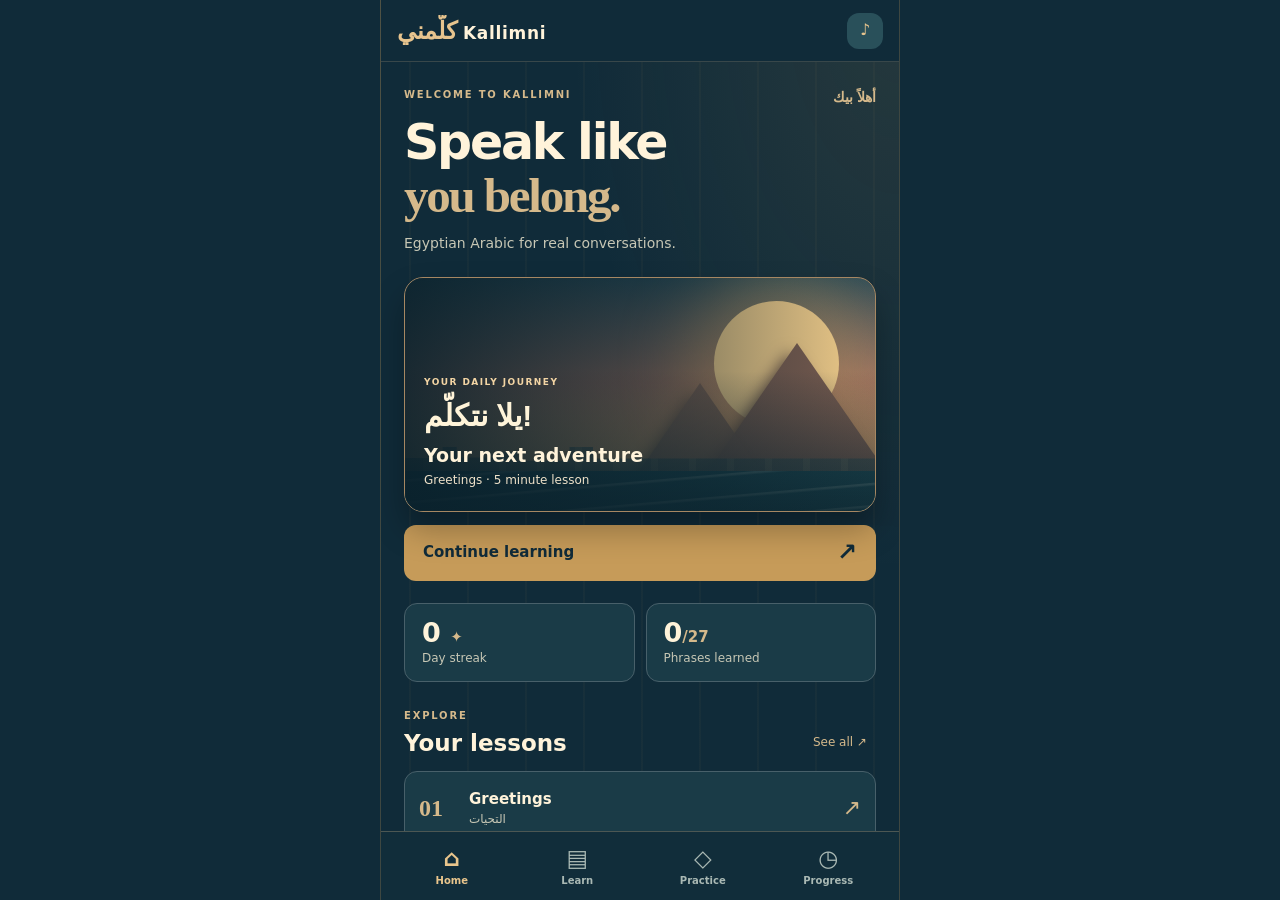
<file: index.html>
<!DOCTYPE html>
<html lang="en">
<head>
  <meta charset="UTF-8">
  <meta name="viewport" content="width=device-width, initial-scale=1, viewport-fit=cover">
  <meta name="theme-color" content="#102b39">
  <title>Kallimni</title>
  <link rel="stylesheet" href="css/app.css?v=heritage-1">
</head>
<body>
  <div id="app" aria-live="polite">
    <header id="bar">
      <button id="backBtn" class="icon-btn" aria-label="Back" hidden>‹</button>
      <div id="barTitle"><span class="brand-ar">كلّمني</span><span class="brand-en">Kallimni</span></div>
      <span id="timer" hidden>0:00</span>
      <button id="musicBtn" class="icon-btn" aria-label="Music">♪</button>
    </header>
    <main id="view"></main>
    <div id="toast" role="status"></div>
  </div>

  <script src="js/lessons.js"></script>
  <script src="music/playlist.js"></script>
  <script src="js/storage.js"></script>
  <script src="js/speech.js"></script>
  <script src="js/music.js?v=calm-2"></script>
  <script src="js/hardware.js"></script>
  <script src="js/catalog-loader.js?v=egypt-2"></script>
</body>
</html>
</file>
<file: css/app.css>
:root {
  --navy: #0b1533;
  --navy-2: #13214d;
  --navy-3: #1c2e66;
  --line: #2a3d7a;
  --orange: #fe5000;
  --orange-soft: #ff8a4c;
  --cyan: #22d8e8;
  --cyan-dim: #12707a;
  --text: #f3f6ff;
  --muted: #93a3c8;
  --good: #3ddc97;
  --bad: #ff5a6e;
  --ar-font: "Noto Naskh Arabic", "Noto Sans Arabic", "Geeza Pro", "Segoe UI", sans-serif;
}

[hidden] { display: none !important; }
* { box-sizing: border-box; -webkit-tap-highlight-color: transparent; }
html, body {
  margin: 0; padding: 0;
  width: 240px; height: 282px; overflow: hidden;
  background: var(--navy); color: var(--text);
  font: 13px/1.3 system-ui, -apple-system, "Segoe UI", Roboto, sans-serif;
  user-select: none; -webkit-user-select: none;
}
button { font: inherit; color: inherit; border: 0; background: none; padding: 0; cursor: pointer; }
button:focus-visible, .focus { outline: 2px solid var(--cyan); outline-offset: 1px; }

#app { position: relative; width: 240px; height: 282px; display: flex; flex-direction: column; }

/* ---------- top bar ---------- */
#bar {
  height: 32px; flex: none; display: flex; align-items: center; gap: 6px;
  padding: 0 6px; border-bottom: 1px solid var(--line);
  background: linear-gradient(90deg, var(--navy-2), var(--navy));
}
#barTitle { flex: 1; min-width: 0; display: flex; align-items: baseline; gap: 6px; white-space: nowrap; overflow: hidden; }
.brand-ar { font-family: var(--ar-font); color: var(--orange); font-size: 16px; font-weight: 700; }
.brand-en { color: var(--cyan); font-weight: 700; letter-spacing: .5px; font-size: 12px; }
.bar-sub { color: var(--text); font-weight: 600; font-size: 12px; overflow: hidden; text-overflow: ellipsis; }
.icon-btn {
  width: 26px; height: 26px; border-radius: 8px; flex: none;
  display: grid; place-items: center; font-size: 16px; color: var(--cyan);
  background: var(--navy-3);
}
#backBtn { font-size: 20px; line-height: 1; color: var(--orange); }
#musicBtn.on { color: var(--navy); background: var(--cyan); }
#musicBtn.ducked { opacity: .55; }
#timer { font-variant-numeric: tabular-nums; color: var(--muted); font-size: 11px; }
#timer.over { color: var(--orange-soft); }

#view { flex: 1; min-height: 0; position: relative; overflow: hidden; }
.screen { position: absolute; inset: 0; padding: 8px; display: flex; flex-direction: column; gap: 6px; animation: in .18s ease-out; }
@keyframes in { from { opacity: 0; transform: translateX(8px); } to { opacity: 1; transform: none; } }
.scroll { overflow-y: auto; scrollbar-width: none; }
.scroll::-webkit-scrollbar { display: none; }

/* ---------- home ---------- */
.today {
  display: flex; align-items: center; gap: 8px; text-align: left;
  padding: 7px 10px; border-radius: 12px;
  background: linear-gradient(135deg, var(--orange), #ff7a2e);
  color: #fff; box-shadow: 0 2px 0 #b33a00;
}
.today .big { font-size: 22px; }
.today .t1 { font-weight: 800; font-size: 14px; }
.today .t2 { font-size: 11px; opacity: .92; }
.stats { display: flex; gap: 6px; }
.stat { flex: 1; background: var(--navy-2); border: 1px solid var(--line); border-radius: 10px; padding: 2px 6px; text-align: center; display: flex; align-items: baseline; justify-content: center; gap: 4px; }
.stat b { color: var(--cyan); font-size: 14px; }
.stat span { color: var(--muted); font-size: 10px; }
.lesson-list { display: flex; flex-direction: column; gap: 4px; flex: 1; min-height: 0; }
.lesson {
  display: flex; align-items: center; gap: 8px; text-align: left;
  min-height: 30px; padding: 3px 8px; border-radius: 10px; background: var(--navy-2); border: 1px solid var(--line);
}
.lesson .ico { font-size: 18px; width: 22px; text-align: center; }
.lesson .nm { flex: 1; min-width: 0; }
.lesson .nm b { display: block; font-size: 12.5px; line-height: 1.15; }
.lesson .nm span { display: block; color: var(--muted); font-size: 10.5px; line-height: 1.2; font-family: var(--ar-font); }
.badge { font-size: 10px; padding: 2px 6px; border-radius: 99px; background: var(--navy-3); color: var(--muted); white-space: nowrap; }
.badge.done { background: var(--cyan-dim); color: #dffcff; }
.home-foot { display: flex; justify-content: space-between; align-items: center; color: var(--muted); font-size: 10px; }
.link { color: var(--cyan); font-size: 11px; padding: 2px 4px; }

/* ---------- phrase card ---------- */
.card {
  flex: 1; min-height: 0; border-radius: 14px; padding: 8px 10px;
  background: var(--navy-2); border: 1px solid var(--line);
  display: flex; flex-direction: column; justify-content: center; align-items: center; text-align: center; gap: 3px;
  position: relative;
}
.ar { font-family: var(--ar-font); direction: rtl; font-size: 27px; line-height: 1.35; font-weight: 700; color: var(--text); }
.ar.sm { font-size: 22px; }
.tr { color: var(--cyan); font-size: 13px; font-style: italic; }
.en { color: var(--orange-soft); font-size: 13px; font-weight: 600; }
.note { color: var(--muted); font-size: 10.5px; line-height: 1.25; max-height: 40px; overflow: hidden; }
.step { position: absolute; top: 5px; left: 8px; color: var(--muted); font-size: 10px; }
.hint { position: absolute; bottom: 4px; left: 0; right: 0; color: var(--muted); font-size: 9.5px; }

.row { display: flex; gap: 6px; align-items: center; }
.btn {
  flex: 1; height: 34px; border-radius: 10px; font-weight: 700; font-size: 12.5px;
  background: var(--navy-3); color: var(--text); border: 1px solid var(--line);
  display: flex; align-items: center; justify-content: center; gap: 4px;
}
.btn.primary { background: var(--orange); border-color: var(--orange); color: #fff; }
.btn.cyan { background: var(--cyan); border-color: var(--cyan); color: var(--navy); }
.btn.narrow { flex: none; width: 40px; font-size: 16px; }
.btn:disabled { opacity: .4; }
.btn:active { transform: translateY(1px); }

.dots { display: flex; justify-content: center; gap: 3px; height: 5px; }
.dots i { width: 5px; height: 5px; border-radius: 50%; background: var(--line); }
.dots i.on { background: var(--orange); }
.dots i.seen { background: var(--cyan-dim); }

/* ---------- flashcard flip ---------- */
.flip { perspective: 600px; flex: 1; min-height: 0; }
.flip-inner { position: relative; width: 100%; height: 100%; transition: transform .35s; transform-style: preserve-3d; }
.flip.flipped .flip-inner { transform: rotateY(180deg); }
.face { position: absolute; inset: 0; backface-visibility: hidden; -webkit-backface-visibility: hidden; }
.face.back { transform: rotateY(180deg); }

/* ---------- quiz ---------- */
.q { text-align: center; padding: 2px 4px; }
.q .qlab { color: var(--muted); font-size: 10.5px; }
.options { display: flex; flex-direction: column; gap: 4px; flex: 1; min-height: 0; }
.opt {
  flex: 1; min-height: 0; border-radius: 9px; padding: 2px 8px; text-align: left;
  background: var(--navy-2); border: 1px solid var(--line); font-size: 12px; font-weight: 600;
  display: flex; align-items: center; gap: 6px; overflow: hidden;
}
.opt .k { color: var(--cyan); font-size: 10px; width: 12px; flex: none; }
.opt.ar-opt { font-family: var(--ar-font); font-size: 16px; direction: rtl; justify-content: flex-start; }
.opt.sel { border-color: var(--cyan); box-shadow: inset 0 0 0 1px var(--cyan); }
.opt.right { background: #11483a; border-color: var(--good); }
.opt.wrong { background: #4a1a26; border-color: var(--bad); }
.progress { height: 4px; background: var(--navy-3); border-radius: 99px; overflow: hidden; }
.progress > i { display: block; height: 100%; background: linear-gradient(90deg, var(--orange), var(--cyan)); transition: width .3s; }

/* ---------- done ---------- */
.done { align-items: center; justify-content: center; text-align: center; }
.score { font-size: 38px; font-weight: 800; color: var(--cyan); line-height: 1; }
.done .ar { font-size: 24px; color: var(--orange); }

/* ---------- panels (music, settings) ---------- */
.panel h3 { margin: 0; font-size: 13px; color: var(--cyan); }
.panel .sub { color: var(--muted); font-size: 10.5px; }
.track { background: var(--navy-2); border: 1px solid var(--line); border-radius: 10px; padding: 6px 8px; }
.track b { display: block; font-size: 12px; white-space: nowrap; overflow: hidden; text-overflow: ellipsis; }
.track span { color: var(--muted); font-size: 10px; display: block; white-space: nowrap; overflow: hidden; text-overflow: ellipsis; }
.vol { display: flex; align-items: center; gap: 6px; }
.vol .bar { flex: 1; height: 8px; background: var(--navy-3); border-radius: 99px; overflow: hidden; }
.vol .bar i { display: block; height: 100%; background: var(--cyan); }
.vol .pct { width: 30px; text-align: right; color: var(--muted); font-size: 10.5px; font-variant-numeric: tabular-nums; }
.seg { display: flex; background: var(--navy-3); border-radius: 9px; padding: 2px; }
.seg button { flex: 1; height: 24px; border-radius: 7px; font-size: 11px; color: var(--muted); }
.seg button.on { background: var(--orange); color: #fff; font-weight: 700; }
.toggle-row { display: flex; align-items: center; justify-content: space-between; gap: 8px; }
.toggle-row .lbl { font-size: 11.5px; }
.toggle-row .lbl small { display: block; color: var(--muted); font-size: 9.5px; }
.sw { width: 38px; height: 22px; border-radius: 99px; background: var(--navy-3); border: 1px solid var(--line); position: relative; flex: none; }
.sw::after { content: ""; position: absolute; top: 2px; left: 2px; width: 16px; height: 16px; border-radius: 50%; background: var(--muted); transition: transform .2s; }
.sw.on { background: var(--cyan-dim); border-color: var(--cyan); }
.sw.on::after { transform: translateX(16px); background: var(--cyan); }
.empty { color: var(--muted); font-size: 10.5px; background: var(--navy-2); border: 1px dashed var(--line); border-radius: 10px; padding: 6px 8px; }
.cap { font-size: 10px; color: var(--muted); }
.cap b { color: var(--text); font-weight: 600; }

#toast {
  position: absolute; left: 8px; right: 8px; bottom: 8px; padding: 6px 8px; border-radius: 9px;
  background: rgba(19, 33, 77, .97); border: 1px solid var(--cyan); color: var(--text); font-size: 11px;
  opacity: 0; transform: translateY(6px); transition: opacity .2s, transform .2s; pointer-events: none; z-index: 10;
}
#toast.show { opacity: 1; transform: none; }

@media (prefers-reduced-motion: reduce) { * { animation: none !important; transition: none !important; } }

/* Egyptian-inspired sandstone, Nile blue and geometric ornamentation. */
:root {
  --navy: #102b39; --navy-2: #173b49; --navy-3: #225264;
  --line: #52747a; --orange: #c9914c; --orange-soft: #f0c58a;
  --cyan: #7ed7d1; --cyan-dim: #286d71; --text: #fff5dc;
  --muted: #c1d2c9;
}
html, body {
  background-color: #102b39;
  background-image:
    repeating-linear-gradient(45deg, transparent 0 17px, rgba(224,177,102,.055) 17px 19px, transparent 19px 36px),
    radial-gradient(ellipse at 50% 8%, rgba(219,164,83,.18), transparent 70%);
}
#app::before {
  content: ""; position: absolute; inset: 32px 0 0;
  pointer-events: none; opacity: .2; z-index: 0;
  background:
    linear-gradient(135deg, transparent 47%, #d4ab6e 48% 52%, transparent 53%) 16px 100% / 92px 65px no-repeat,
    linear-gradient(225deg, transparent 47%, #d4ab6e 48% 52%, transparent 53%) 16px 100% / 92px 65px no-repeat,
    repeating-linear-gradient(90deg, transparent 0 17px, rgba(227,184,109,.25) 18px, transparent 19px 36px);
}
#bar { border-bottom: 2px solid #bd955c; background: linear-gradient(90deg,#173b49,#244b53,#173b49); z-index: 1; }
#view { z-index: 1; }
.screen { background: linear-gradient(180deg, rgba(13,40,51,.72),rgba(13,40,51,.87)); }
.today { background: linear-gradient(135deg,#ad7238,#d7a45c); box-shadow: 0 2px 0 #704d2b; }
.card,.lesson,.stat,.opt,.track { background-color: rgba(25,63,73,.93); }

/* Kallimni Egyptian Heritage redesign — responsive, compact-R1 friendly. */
:root {
  --navy:#102b39;--navy-2:#183c49;--navy-3:#24515c;--line:#7b7865;
  --orange:#c69b59;--orange-soft:#e7c48e;--cyan:#79c2bc;
  --cyan-dim:#276c6b;--text:#fff3da;--muted:#c7c7b5;
}
html,body { width:100%;min-height:100%;height:100%;overflow:hidden;
  background:#102b39; color:var(--text); }
#app { width:100%;height:100%;max-width:520px;margin:0 auto;
  background:linear-gradient(165deg,rgba(13,39,51,.82),rgba(16,43,57,.98)),
    radial-gradient(ellipse at 75% 4%,#8e6948 0,transparent 60%);
  border-left:1px solid rgba(198,155,89,.25);border-right:1px solid rgba(198,155,89,.25);
}
#app::before { inset:0;opacity:.08;background:
  repeating-linear-gradient(90deg,transparent 0 28px,#c69b59 29px,transparent 30px 58px);
}
#bar { height:56px;padding:0 16px;gap:10px;
  background:linear-gradient(110deg,#102b39,#1e5057);
  border-bottom:1px solid rgba(198,155,89,.65); }
.brand-ar {font-size:23px;color:#e7c48e}
.brand-en {font-size:15px;color:#fff3da;letter-spacing:1px}
.bar-sub {font-size:15px}
.icon-btn {width:36px;height:36px;border-radius:12px;background:#29505a;color:#e7c48e}
#musicBtn.on {background:#c69b59;color:#102b39}
#view {background:transparent}
.screen {padding:18px;gap:13px;background:linear-gradient(180deg,rgba(16,43,57,.12),rgba(16,43,57,.35));}
.today {position:relative;overflow:hidden;min-height:170px;padding:22px;gap:14px;
  border:1px solid #e5bb7a;border-radius:22px;color:#fff8e8;
  background:linear-gradient(90deg,rgba(12,38,48,.94),rgba(20,51,60,.48)),
    radial-gradient(ellipse at 90% 20%,rgba(244,183,99,.78),transparent 56%),
    linear-gradient(165deg,#9c6546,#cf9d5b 60%,#375d60);
  box-shadow:0 12px 30px rgba(0,0,0,.2);
}
.today::before {content:"";position:absolute;right:-12px;bottom:-1px;width:48%;height:76%;opacity:.55;
  background:linear-gradient(140deg,transparent 49%,#e9bf81 50%,#ad7547 51%,transparent 52%) center bottom/100% 85% no-repeat,
  linear-gradient(140deg,transparent 47%,#c58d59 48% 54%,transparent 55%) 80% bottom/72% 62% no-repeat;
  pointer-events:none;}
.today .big {font-size:27px;z-index:1;color:#f3d6a5}
.today .t1 {font-size:22px;line-height:1.25}
.today .t2 {font-size:14px;opacity:.95}
.today span {position:relative;z-index:1}
.stats {gap:10px}
.stat {min-height:64px;padding:10px;border:1px solid rgba(198,155,89,.4);border-radius:16px;
  background:rgba(25,62,70,.88);flex-direction:column;align-items:center;gap:2px}
.stat b {font-size:21px;color:#e7c48e}
.stat span {font-size:12px}
.lesson-list {gap:9px}
.lesson {min-height:69px;padding:12px 15px;gap:13px;border-radius:16px;
  border:1px solid rgba(198,155,89,.3);background:rgba(26,64,72,.93)}
.lesson .ico {font-size:24px;width:35px}
.lesson .nm b {font-size:16px}
.lesson .nm span {font-size:13px}
.badge {font-size:11px;padding:5px 9px;background:#294d57;color:#e7c48e}
.badge.done {background:#245b50;color:#d9f3df}
.home-foot {font-size:12px;padding:4px 2px}
.link {font-size:13px;color:#e7c48e}
.card {padding:20px;border-radius:22px;border:1px solid rgba(198,155,89,.5);
  background:linear-gradient(145deg,rgba(32,77,80,.98),rgba(19,52,65,.98));gap:12px}
.ar {font-size:clamp(29px,8vw,44px);line-height:1.5}
.ar.sm {font-size:clamp(25px,6vw,35px)}
.tr {font-size:17px;color:#a6e0d7}
.en {font-size:18px;color:#f0ca93}
.note {font-size:13px;max-height:100px}
.step {top:14px;left:16px;font-size:12px}
.hint {bottom:14px;font-size:12px}
.row {gap:10px}
.btn {height:52px;border-radius:14px;font-size:15px;background:#24515c;border-color:rgba(198,155,89,.4)}
.btn.primary {background:#c69b59;border-color:#e7c48e;color:#102b39}
.btn.cyan {background:#79c2bc;border-color:#79c2bc;color:#102b39}
.btn.narrow {width:54px;font-size:21px}
.dots {height:8px;gap:6px}
.dots i {width:7px;height:7px}
.q {padding:12px 5px}
.q .qlab {font-size:15px;margin-bottom:12px}
.options {gap:10px}
.opt {min-height:50px;border-radius:14px;padding:12px;font-size:15px;border-color:rgba(198,155,89,.45)}
.opt .k {font-size:13px;width:20px}
.opt.ar-opt {font-size:23px}
.progress {height:7px}
.score {font-size:62px;color:#e7c48e}
.done .ar {font-size:38px;color:#e7c48e}
.cap,.panel .sub {font-size:12px}
.panel h3 {font-size:17px;color:#e7c48e}
.track {padding:12px;border-radius:14px}
.track b {font-size:15px}
.track span {font-size:12px}
.toggle-row .lbl {font-size:15px}
.toggle-row .lbl small {font-size:12px}
#toast {left:16px;right:16px;bottom:16px;padding:12px;border-color:#c69b59;
  background:rgba(17,47,57,.98);font-size:13px}
@media (max-width:300px),(max-height:350px) {
  html,body {width:100%;height:100%;font-size:13px}
  #app {max-width:none}
  #bar {height:32px;padding:0 6px;gap:6px}
  .brand-ar {font-size:16px}.brand-en {font-size:12px}.bar-sub {font-size:12px}
  .icon-btn {width:26px;height:26px;border-radius:8px}
  .screen {padding:7px;gap:5px}
  .today {min-height:49px;padding:5px 8px;gap:7px;border-radius:9px}
  .today .big {font-size:19px}.today .t1 {font-size:12px}.today .t2 {font-size:10px}
  .stats {gap:5px}.stat {min-height:22px;padding:2px 5px;border-radius:8px;flex-direction:row;gap:4px}
  .stat b {font-size:13px}.stat span {font-size:9px}
  .lesson-list {gap:3px}.lesson {min-height:29px;padding:2px 6px;gap:5px;border-radius:8px}
  .lesson .ico {font-size:15px;width:21px}.lesson .nm b {font-size:11px}
  .lesson .nm span {font-size:9px}.badge {font-size:9px;padding:2px 4px}
  .home-foot {font-size:9px;padding:0}.link {font-size:10px}
  .card {padding:7px;border-radius:10px;gap:3px}
  .ar {font-size:26px}.ar.sm {font-size:21px}.tr {font-size:12px}
  .en {font-size:12px}.note {font-size:10px;max-height:38px}
  .step {top:4px;left:7px;font-size:9px}.hint {bottom:3px;font-size:9px}
  .row {gap:5px}.btn {height:32px;border-radius:8px;font-size:11px}
  .btn.narrow {width:35px;font-size:16px}.dots {height:5px;gap:3px}
  .dots i {width:5px;height:5px}
  .q {padding:2px}.q .qlab {font-size:10px;margin-bottom:2px}
  .options {gap:3px}.opt {min-height:0;padding:2px 7px;border-radius:7px;font-size:11px}
  .opt .k {font-size:9px;width:12px}.opt.ar-opt {font-size:15px}
  .progress {height:4px}.score {font-size:37px}.done .ar {font-size:24px}
  .cap,.panel .sub {font-size:10px}.panel h3 {font-size:13px}
  .track {padding:5px}.track b {font-size:11px}.track span {font-size:9px}
  .toggle-row .lbl {font-size:11px}.toggle-row .lbl small {font-size:9px}
  #toast {left:7px;right:7px;bottom:7px;padding:5px;font-size:10px}
}


/* Kallimni heritage UI: actual new screens, not a recolor of the legacy layout. */
#app{background:#102b39;background-image:radial-gradient(ellipse at 100% 0,rgba(198,155,89,.12),transparent 45%)}
#bar{height:62px;background:#102b39;border-bottom:1px solid rgba(213,185,139,.2)}
.brand-ar{font-size:24px}.brand-en{font-size:17px;letter-spacing:.04em}
.screen{padding:0;gap:0;background:none}
.heritage-scroll{flex:1;min-height:0;overflow-y:auto;overscroll-behavior:contain;padding:26px 23px 34px;scrollbar-width:none}
.heritage-scroll::-webkit-scrollbar{display:none}
.eyebrow{color:#d5b98b;letter-spacing:.18em;font-weight:800;font-size:10px}
.eyebrow-ar{float:right;font-size:14px;letter-spacing:0;font-family:var(--ar-font)}
.heritage-scroll h1{font-size:clamp(35px,9vw,49px);font-weight:750;line-height:1.09;letter-spacing:-.045em;margin:15px 0 10px;color:#fff3da}
.heritage-scroll h1 em{font-style:normal;color:#d5b98b;font-family:Georgia,serif}
.intro{font-size:14px;color:#c7c7b5;line-height:1.5;margin:0 0 23px}
.cairo-hero{height:235px;border-radius:19px;position:relative;overflow:hidden;background:linear-gradient(180deg,#2d4c57 0%,#966c5d 45%,#d5a06b 77%,#284e59 100%);border:1px solid #a68762;box-shadow:0 18px 32px rgba(0,0,0,.28)}
.cairo-hero::after{content:"";position:absolute;inset:0;background:linear-gradient(90deg,rgba(9,32,43,.88),rgba(9,32,43,.38) 66%,transparent),linear-gradient(0deg,rgba(11,34,44,.75),transparent 60%)}
.cairo-sun{position:absolute;width:125px;height:125px;right:36px;top:23px;border-radius:50%;background:#f4ce8b;box-shadow:0 0 60px 35px rgba(240,186,107,.34)}
.cairo-pyramid{position:absolute;width:0;height:0;border-left:90px solid transparent;border-right:90px solid transparent;border-bottom:130px solid #7b5d50;right:-12px;bottom:38px;filter:drop-shadow(-8px 9px 8px #614a40)}
.cairo-pyramid.p2{border-left-width:62px;border-right-width:62px;border-bottom-width:90px;right:113px;bottom:38px;opacity:.8}
.cairo-skyline{position:absolute;left:0;right:0;bottom:36px;height:28px;background:repeating-linear-gradient(90deg,#334e51 0 18px,#49605b 18px 25px,#334e51 25px 38px);clip-path:polygon(0 40%,8% 40%,8% 0,11% 0,11% 38%,20% 38%,20% 20%,24% 20%,24% 50%,35% 50%,35% 0,40% 0,40% 42%,100% 42%,100% 100%,0 100%);opacity:.6}
.cairo-river{position:absolute;bottom:0;left:0;right:0;height:40px;background:repeating-linear-gradient(175deg,#214f59 0 8px,#527679 9px 10px,#214f59 12px 22px)}
.hero-content{position:absolute;z-index:1;left:19px;bottom:22px;display:flex;flex-direction:column;gap:6px}
.hero-tag{font-size:9px;letter-spacing:.16em;font-weight:800;color:#f3d5a4}
.hero-ar{font:700 30px/1.4 var(--ar-font);color:#fff4d9}
.hero-content strong{font-size:19px}.hero-content small{font-size:12px;color:#eee1c9}
.heritage-cta{width:100%;min-height:56px;margin:13px 0 22px;padding:0 19px;background:#c69b59;color:#102b39;border-radius:12px;display:flex;align-items:center;justify-content:space-between;font-size:15px;font-weight:800}
.heritage-cta span{font-size:24px}
.heritage-metrics{display:grid;grid-template-columns:1fr 1fr;gap:11px;margin:0 0 25px}
.heritage-metrics>div{background:#1a3b47;border:1px solid #48606a;border-radius:13px;padding:15px 17px;display:flex;flex-direction:column;gap:5px}
.heritage-metrics b{font-size:27px;color:#fff3da;line-height:1}.heritage-metrics b span{font-size:15px;color:#d5b98b}
.heritage-metrics small{font-size:12px;color:#c7c7b5}
.section-heading{display:flex;align-items:end;justify-content:space-between;margin-bottom:12px}
.section-heading h2{margin:5px 0 0;font-size:23px;color:#fff3da}
.section-heading button{font-size:12px;color:#d5b98b;padding:9px}
.heritage-list{display:flex;flex-direction:column;gap:9px}
.heritage-lesson{width:100%;display:flex;align-items:center;text-align:left;gap:15px;min-height:75px;padding:14px;background:#1a3b47;border:1px solid #48606a;border-radius:13px}
.lesson-index{font:700 24px Georgia,serif;color:#d5b98b;min-width:35px}
.lesson-copy{flex:1;display:flex;flex-direction:column;gap:3px}
.lesson-copy b{font-size:15px;color:#fff3da}
.lesson-copy small{font-size:12px;color:#c7c7b5}
.lesson-arrow{font-size:22px;color:#d5b98b}
.settings-link{display:block;margin:24px auto 0;color:#d5b98b;font-size:12px;padding:8px}
.heritage-nav{flex:none;display:grid;grid-template-columns:repeat(4,1fr);min-height:69px;padding:8px 8px max(8px,env(safe-area-inset-bottom));background:#112d3a;border-top:1px solid rgba(213,185,139,.3)}
.heritage-nav button{display:flex;flex-direction:column;align-items:center;gap:2px;justify-content:center;color:#aab9b4;font-size:10px;font-weight:600}
.heritage-nav button span{font-size:23px;line-height:1.2}
.heritage-nav button.active{color:#e9c58c}
.progress-hero{display:flex;align-items:center;gap:25px;padding:23px 17px;background:#1a3b47;border:1px solid #48606a;border-radius:17px;margin:23px 0 14px}
.progress-ring{width:132px;height:132px;flex:none;border-radius:50%;background:conic-gradient(#c69b59 var(--pct),#345563 0);display:grid;place-items:center}
.progress-ring>div{width:106px;height:106px;border-radius:50%;background:#1a3b47;display:flex;flex-direction:column;align-items:center;justify-content:center}
.progress-ring strong{font-size:29px;color:#fff3da}.progress-ring small{font-size:11px;color:#c7c7b5}
.progress-hero>div:last-child{display:flex;flex-direction:column;gap:7px}.progress-hero>div:last-child b{font-size:20px}.progress-hero>div:last-child span{font-size:12px;color:#c7c7b5}
.section-label{margin:25px 0 12px}.progress-lesson{display:flex;justify-content:space-between;padding:14px 3px;border-bottom:1px solid #45606b;font-size:14px}.progress-lesson b{color:#d5b98b;font-size:12px}
.practice-art{height:220px;border-radius:18px;background:radial-gradient(circle at 50% 40%,#426a6c,#193e4a 65%);border:1px solid #977f5b;display:flex;flex-direction:column;align-items:center;justify-content:center;font:700 52px var(--ar-font);color:#f0d2a1}
.practice-art small{font:italic 17px system-ui;color:#c7c7b5}
.microcopy{font-size:12px;color:#c7c7b5;text-align:center}
@media(max-width:300px),(max-height:350px){
 #bar{height:32px}.screen{padding:0;gap:0}
 .heritage-scroll{padding:9px 10px 8px}.heritage-scroll h1{font-size:19px;margin:5px 0}.intro{font-size:10px;margin-bottom:7px}
 .eyebrow{font-size:8px}.eyebrow-ar{font-size:10px}
 .cairo-hero{height:70px;border-radius:9px}.cairo-sun{width:40px;height:40px;top:4px;right:15px}
 .cairo-pyramid{transform:scale(.4);transform-origin:bottom right}.cairo-pyramid.p2{display:none}
 .hero-content{left:8px;bottom:5px;gap:0}.hero-tag{font-size:7px}.hero-ar{font-size:15px}.hero-content strong{font-size:11px}.hero-content small{font-size:8px}
 .heritage-cta{min-height:26px;margin:5px 0;padding:0 8px;font-size:10px;border-radius:6px}.heritage-cta span{font-size:13px}
 .heritage-metrics{gap:5px;margin:0 0 7px}.heritage-metrics>div{padding:5px 7px;gap:1px;border-radius:6px}.heritage-metrics b{font-size:15px}.heritage-metrics small{font-size:8px}
 .section-heading{margin-bottom:4px}.section-heading h2{font-size:13px}.section-heading button{font-size:9px;padding:2px}
 .heritage-list{gap:4px}.heritage-lesson{min-height:32px;padding:3px 7px;gap:7px;border-radius:7px}
 .lesson-index{font-size:14px;min-width:20px}.lesson-copy b{font-size:10px}.lesson-copy small{font-size:9px}.lesson-arrow{font-size:14px}
 .settings-link{margin:6px auto 0;font-size:9px;padding:2px}
 .heritage-nav{min-height:30px;padding:2px 3px}.heritage-nav button{font-size:8px;gap:0}.heritage-nav button span{font-size:13px}
 .progress-hero{padding:6px;gap:8px;margin:8px 0}.progress-ring{width:60px;height:60px}.progress-ring>div{width:48px;height:48px}.progress-ring strong{font-size:16px}.progress-ring small{font-size:8px}
 .progress-hero>div:last-child b{font-size:12px}.progress-hero>div:last-child span{font-size:9px}
 .section-label{margin:6px 0}.progress-lesson{padding:5px 2px;font-size:10px}
 .practice-art{height:85px;font-size:26px}.practice-art small{font-size:11px}
}


/* Heritage learning journey, cards, assessment, and completion */
.journey-stage{flex:1;min-height:0;overflow-y:auto;display:flex;flex-direction:column;gap:12px;padding:24px 22px 26px;background:radial-gradient(ellipse at 100% 0%,rgba(198,155,89,.13),transparent 45%);scrollbar-width:none}
.journey-stage .eyebrow{margin-top:4px}
.journey-stage h1{font-size:clamp(28px,7vw,39px);line-height:1.09;letter-spacing:-.04em;color:#fff3da;margin:0}
.journey-stage h1 em{color:#d5b98b;font-family:Georgia,serif;font-style:normal}
.journey-stage .intro{font-size:13px;margin:0 0 8px;color:#c8d0c8}
.journey-panel{padding:17px 15px 13px;border:1px solid #846e55;border-radius:17px;background:linear-gradient(145deg,#214956,#153541);box-shadow:0 15px 30px rgba(0,0,0,.17)}
.journey-overline{font-size:10px;letter-spacing:.16em;font-weight:800;color:#d5b98b;margin:2px 4px 12px}
.journey-panel .card{background:radial-gradient(ellipse at top,#2a5862,#173a47);border:1px solid #647a78;border-radius:13px;min-height:220px;display:flex;flex-direction:column;justify-content:center;align-items:center;text-align:center;gap:9px;padding:22px 12px}
.journey-panel .card .ar{font-size:clamp(35px,10vw,54px);line-height:1.5;color:#fff3da}
.journey-panel .card .tr{font-size:16px;color:#d5b98b}
.journey-panel .card .en{font-size:20px;color:#fff3da;font-weight:700}
.journey-panel .card .note{font-size:12px;color:#c6c9bf}
.journey-stage .dots{display:flex;justify-content:center;gap:6px;margin:13px 0 2px}
.journey-stage .dots i{background:#52717a}.journey-stage .dots i.on{background:#c69b59}
.journey-actions{display:flex;gap:9px;margin-top:7px}
.journey-actions .btn{min-height:49px;border-radius:11px;background:#244b57;color:#fff3da;border:1px solid #627879;font-weight:750}
.journey-actions .btn.primary{background:#c69b59;color:#102b39;border-color:#c69b59}
.journey-actions .btn.cyan{background:#225c64;border-color:#527c7e}
.journey-stage .progress{height:6px;background:#355563;border-radius:6px;overflow:hidden;flex:none}
.journey-stage .progress i{background:#c69b59}
.journey-stage .flip{min-height:270px;flex:1;max-height:380px;perspective:900px}
.journey-stage .flip-inner{height:100%}
.journey-stage .flip .face{border:1px solid #977f5b;border-radius:17px;background:radial-gradient(ellipse at 50% 20%,#2a5c65,#173a47 70%);display:flex;flex-direction:column;justify-content:center;align-items:center;text-align:center;padding:18px;gap:12px}
.journey-stage .flip .ar{font-size:clamp(38px,11vw,59px);color:#fff3da;line-height:1.5}
.journey-stage .flip .tr{font-size:18px;color:#d5b98b}
.journey-stage .flip .en{font-size:24px;color:#fff3da}
.journey-stage .flip .hint{font-size:12px;color:#d5b98b}
.journey-stage .q{border:1px solid #8e795f;border-radius:16px;background:linear-gradient(155deg,#25525e,#173845);padding:23px 16px;min-height:145px;display:flex;flex-direction:column;align-items:center;justify-content:center;text-align:center;gap:12px}
.journey-stage .q .qlab{font-size:12px;color:#d5b98b;letter-spacing:.06em}
.journey-stage .q .ar{font-size:38px;line-height:1.5;color:#fff3da}
.journey-stage .q .tr{font-size:16px;color:#d5b98b}
.journey-stage .options{display:flex;flex-direction:column;gap:10px;overflow:visible}
.journey-stage .opt{border:1px solid #536f76;background:#1b404c;color:#fff3da;border-radius:11px;min-height:55px;text-align:left;padding:10px 15px;font-size:14px}
.journey-stage .opt .k{color:#d5b98b;margin-right:13px}
.journey-stage .opt.sel{border-color:#d5b98b}.journey-stage .opt.right{background:#28594d;border-color:#77ad83}.journey-stage .opt.wrong{background:#683f3b;border-color:#bf8272}
.journey-stage .done{background:linear-gradient(145deg,#24505c,#163844);border:1px solid #927953;border-radius:16px;min-height:250px;justify-content:center;gap:8px}
.journey-stage .done .ar{color:#e7c78e;font-size:40px}.journey-stage .done .score{color:#fff3da;font-size:42px}
.journey-stage .done .cap{color:#c9d0c8}
@media(max-width:300px),(max-height:350px){
 .journey-stage{padding:7px 9px;gap:4px}
 .journey-stage .eyebrow{font-size:8px;margin:0}
 .journey-stage h1{font-size:17px}.journey-stage .intro{font-size:9px;margin:0}
 .journey-panel{padding:5px;border-radius:8px}.journey-overline{font-size:8px;margin:0 0 3px}
 .journey-panel .card{min-height:84px;padding:5px;gap:1px}
 .journey-panel .card .ar{font-size:25px}.journey-panel .card .tr{font-size:10px}.journey-panel .card .en{font-size:12px}
 .journey-stage .dots{margin:3px 0}.journey-actions{gap:4px;margin:0}.journey-actions .btn{min-height:25px;font-size:10px}
 .journey-stage .flip{min-height:110px;max-height:140px}.journey-stage .flip .ar{font-size:24px}.journey-stage .flip .tr{font-size:11px}.journey-stage .flip .en{font-size:13px}
 .journey-stage .q{min-height:65px;padding:6px;gap:2px}.journey-stage .q .ar{font-size:22px}.journey-stage .q .tr{font-size:10px}
 .journey-stage .options{gap:3px}.journey-stage .opt{min-height:24px;padding:3px 6px;font-size:10px}
 .journey-stage .done{min-height:95px}.journey-stage .done .ar{font-size:23px}.journey-stage .done .score{font-size:24px}
}
</file>
<file: preview/css/app.css>
:root {
  --navy: #0b1533;
  --navy-2: #13214d;
  --navy-3: #1c2e66;
  --line: #2a3d7a;
  --orange: #fe5000;
  --orange-soft: #ff8a4c;
  --cyan: #22d8e8;
  --cyan-dim: #12707a;
  --text: #f3f6ff;
  --muted: #93a3c8;
  --good: #3ddc97;
  --bad: #ff5a6e;
  --ar-font: "Noto Naskh Arabic", "Noto Sans Arabic", "Geeza Pro", "Segoe UI", sans-serif;
}

[hidden] { display: none !important; }
* { box-sizing: border-box; -webkit-tap-highlight-color: transparent; }
html, body {
  margin: 0; padding: 0;
  width: 240px; height: 282px; overflow: hidden;
  background: var(--navy); color: var(--text);
  font: 13px/1.3 system-ui, -apple-system, "Segoe UI", Roboto, sans-serif;
  user-select: none; -webkit-user-select: none;
}
button { font: inherit; color: inherit; border: 0; background: none; padding: 0; cursor: pointer; }
button:focus-visible, .focus { outline: 2px solid var(--cyan); outline-offset: 1px; }

#app { position: relative; width: 240px; height: 282px; display: flex; flex-direction: column; }

/* ---------- top bar ---------- */
#bar {
  height: 32px; flex: none; display: flex; align-items: center; gap: 6px;
  padding: 0 6px; border-bottom: 1px solid var(--line);
  background: linear-gradient(90deg, var(--navy-2), var(--navy));
}
#barTitle { flex: 1; min-width: 0; display: flex; align-items: baseline; gap: 6px; white-space: nowrap; overflow: hidden; }
.brand-ar { font-family: var(--ar-font); color: var(--orange); font-size: 16px; font-weight: 700; }
.brand-en { color: var(--cyan); font-weight: 700; letter-spacing: .5px; font-size: 12px; }
.bar-sub { color: var(--text); font-weight: 600; font-size: 12px; overflow: hidden; text-overflow: ellipsis; }
.icon-btn {
  width: 26px; height: 26px; border-radius: 8px; flex: none;
  display: grid; place-items: center; font-size: 16px; color: var(--cyan);
  background: var(--navy-3);
}
#backBtn { font-size: 20px; line-height: 1; color: var(--orange); }
#musicBtn.on { color: var(--navy); background: var(--cyan); }
#musicBtn.ducked { opacity: .55; }
#timer { font-variant-numeric: tabular-nums; color: var(--muted); font-size: 11px; }
#timer.over { color: var(--orange-soft); }

#view { flex: 1; min-height: 0; position: relative; overflow: hidden; }
.screen { position: absolute; inset: 0; padding: 8px; display: flex; flex-direction: column; gap: 6px; animation: in .18s ease-out; }
@keyframes in { from { opacity: 0; transform: translateX(8px); } to { opacity: 1; transform: none; } }
.scroll { overflow-y: auto; scrollbar-width: none; }
.scroll::-webkit-scrollbar { display: none; }

/* ---------- home ---------- */
.today {
  display: flex; align-items: center; gap: 8px; text-align: left;
  padding: 7px 10px; border-radius: 12px;
  background: linear-gradient(135deg, var(--orange), #ff7a2e);
  color: #fff; box-shadow: 0 2px 0 #b33a00;
}
.today .big { font-size: 22px; }
.today .t1 { font-weight: 800; font-size: 14px; }
.today .t2 { font-size: 11px; opacity: .92; }
.stats { display: flex; gap: 6px; }
.stat { flex: 1; background: var(--navy-2); border: 1px solid var(--line); border-radius: 10px; padding: 2px 6px; text-align: center; display: flex; align-items: baseline; justify-content: center; gap: 4px; }
.stat b { color: var(--cyan); font-size: 14px; }
.stat span { color: var(--muted); font-size: 10px; }
.lesson-list { display: flex; flex-direction: column; gap: 4px; flex: 1; min-height: 0; }
.lesson {
  display: flex; align-items: center; gap: 8px; text-align: left;
  min-height: 30px; padding: 3px 8px; border-radius: 10px; background: var(--navy-2); border: 1px solid var(--line);
}
.lesson .ico { font-size: 18px; width: 22px; text-align: center; }
.lesson .nm { flex: 1; min-width: 0; }
.lesson .nm b { display: block; font-size: 12.5px; line-height: 1.15; }
.lesson .nm span { display: block; color: var(--muted); font-size: 10.5px; line-height: 1.2; font-family: var(--ar-font); }
.badge { font-size: 10px; padding: 2px 6px; border-radius: 99px; background: var(--navy-3); color: var(--muted); white-space: nowrap; }
.badge.done { background: var(--cyan-dim); color: #dffcff; }
.home-foot { display: flex; justify-content: space-between; align-items: center; color: var(--muted); font-size: 10px; }
.link { color: var(--cyan); font-size: 11px; padding: 2px 4px; }

/* ---------- phrase card ---------- */
.card {
  flex: 1; min-height: 0; border-radius: 14px; padding: 8px 10px;
  background: var(--navy-2); border: 1px solid var(--line);
  display: flex; flex-direction: column; justify-content: center; align-items: center; text-align: center; gap: 3px;
  position: relative;
}
.ar { font-family: var(--ar-font); direction: rtl; font-size: 27px; line-height: 1.35; font-weight: 700; color: var(--text); }
.ar.sm { font-size: 22px; }
.tr { color: var(--cyan); font-size: 13px; font-style: italic; }
.en { color: var(--orange-soft); font-size: 13px; font-weight: 600; }
.note { color: var(--muted); font-size: 10.5px; line-height: 1.25; max-height: 40px; overflow: hidden; }
.step { position: absolute; top: 5px; left: 8px; color: var(--muted); font-size: 10px; }
.hint { position: absolute; bottom: 4px; left: 0; right: 0; color: var(--muted); font-size: 9.5px; }

.row { display: flex; gap: 6px; align-items: center; }
.btn {
  flex: 1; height: 34px; border-radius: 10px; font-weight: 700; font-size: 12.5px;
  background: var(--navy-3); color: var(--text); border: 1px solid var(--line);
  display: flex; align-items: center; justify-content: center; gap: 4px;
}
.btn.primary { background: var(--orange); border-color: var(--orange); color: #fff; }
.btn.cyan { background: var(--cyan); border-color: var(--cyan); color: var(--navy); }
.btn.narrow { flex: none; width: 40px; font-size: 16px; }
.btn:disabled { opacity: .4; }
.btn:active { transform: translateY(1px); }

.dots { display: flex; justify-content: center; gap: 3px; height: 5px; }
.dots i { width: 5px; height: 5px; border-radius: 50%; background: var(--line); }
.dots i.on { background: var(--orange); }
.dots i.seen { background: var(--cyan-dim); }

/* ---------- flashcard flip ---------- */
.flip { perspective: 600px; flex: 1; min-height: 0; }
.flip-inner { position: relative; width: 100%; height: 100%; transition: transform .35s; transform-style: preserve-3d; }
.flip.flipped .flip-inner { transform: rotateY(180deg); }
.face { position: absolute; inset: 0; backface-visibility: hidden; -webkit-backface-visibility: hidden; }
.face.back { transform: rotateY(180deg); }

/* ---------- quiz ---------- */
.q { text-align: center; padding: 2px 4px; }
.q .qlab { color: var(--muted); font-size: 10.5px; }
.options { display: flex; flex-direction: column; gap: 4px; flex: 1; min-height: 0; }
.opt {
  flex: 1; min-height: 0; border-radius: 9px; padding: 2px 8px; text-align: left;
  background: var(--navy-2); border: 1px solid var(--line); font-size: 12px; font-weight: 600;
  display: flex; align-items: center; gap: 6px; overflow: hidden;
}
.opt .k { color: var(--cyan); font-size: 10px; width: 12px; flex: none; }
.opt.ar-opt { font-family: var(--ar-font); font-size: 16px; direction: rtl; justify-content: flex-start; }
.opt.sel { border-color: var(--cyan); box-shadow: inset 0 0 0 1px var(--cyan); }
.opt.right { background: #11483a; border-color: var(--good); }
.opt.wrong { background: #4a1a26; border-color: var(--bad); }
.progress { height: 4px; background: var(--navy-3); border-radius: 99px; overflow: hidden; }
.progress > i { display: block; height: 100%; background: linear-gradient(90deg, var(--orange), var(--cyan)); transition: width .3s; }

/* ---------- done ---------- */
.done { align-items: center; justify-content: center; text-align: center; }
.score { font-size: 38px; font-weight: 800; color: var(--cyan); line-height: 1; }
.done .ar { font-size: 24px; color: var(--orange); }

/* ---------- panels (music, settings) ---------- */
.panel h3 { margin: 0; font-size: 13px; color: var(--cyan); }
.panel .sub { color: var(--muted); font-size: 10.5px; }
.track { background: var(--navy-2); border: 1px solid var(--line); border-radius: 10px; padding: 6px 8px; }
.track b { display: block; font-size: 12px; white-space: nowrap; overflow: hidden; text-overflow: ellipsis; }
.track span { color: var(--muted); font-size: 10px; display: block; white-space: nowrap; overflow: hidden; text-overflow: ellipsis; }
.vol { display: flex; align-items: center; gap: 6px; }
.vol .bar { flex: 1; height: 8px; background: var(--navy-3); border-radius: 99px; overflow: hidden; }
.vol .bar i { display: block; height: 100%; background: var(--cyan); }
.vol .pct { width: 30px; text-align: right; color: var(--muted); font-size: 10.5px; font-variant-numeric: tabular-nums; }
.seg { display: flex; background: var(--navy-3); border-radius: 9px; padding: 2px; }
.seg button { flex: 1; height: 24px; border-radius: 7px; font-size: 11px; color: var(--muted); }
.seg button.on { background: var(--orange); color: #fff; font-weight: 700; }
.toggle-row { display: flex; align-items: center; justify-content: space-between; gap: 8px; }
.toggle-row .lbl { font-size: 11.5px; }
.toggle-row .lbl small { display: block; color: var(--muted); font-size: 9.5px; }
.sw { width: 38px; height: 22px; border-radius: 99px; background: var(--navy-3); border: 1px solid var(--line); position: relative; flex: none; }
.sw::after { content: ""; position: absolute; top: 2px; left: 2px; width: 16px; height: 16px; border-radius: 50%; background: var(--muted); transition: transform .2s; }
.sw.on { background: var(--cyan-dim); border-color: var(--cyan); }
.sw.on::after { transform: translateX(16px); background: var(--cyan); }
.empty { color: var(--muted); font-size: 10.5px; background: var(--navy-2); border: 1px dashed var(--line); border-radius: 10px; padding: 6px 8px; }
.cap { font-size: 10px; color: var(--muted); }
.cap b { color: var(--text); font-weight: 600; }

#toast {
  position: absolute; left: 8px; right: 8px; bottom: 8px; padding: 6px 8px; border-radius: 9px;
  background: rgba(19, 33, 77, .97); border: 1px solid var(--cyan); color: var(--text); font-size: 11px;
  opacity: 0; transform: translateY(6px); transition: opacity .2s, transform .2s; pointer-events: none; z-index: 10;
}
#toast.show { opacity: 1; transform: none; }

@media (prefers-reduced-motion: reduce) { * { animation: none !important; transition: none !important; } }

/* Egyptian-inspired sandstone, Nile blue and geometric ornamentation. */
:root {
  --navy: #102b39; --navy-2: #173b49; --navy-3: #225264;
  --line: #52747a; --orange: #c9914c; --orange-soft: #f0c58a;
  --cyan: #7ed7d1; --cyan-dim: #286d71; --text: #fff5dc;
  --muted: #c1d2c9;
}
html, body {
  background-color: #102b39;
  background-image:
    repeating-linear-gradient(45deg, transparent 0 17px, rgba(224,177,102,.055) 17px 19px, transparent 19px 36px),
    radial-gradient(ellipse at 50% 8%, rgba(219,164,83,.18), transparent 70%);
}
#app::before {
  content: ""; position: absolute; inset: 32px 0 0;
  pointer-events: none; opacity: .2; z-index: 0;
  background:
    linear-gradient(135deg, transparent 47%, #d4ab6e 48% 52%, transparent 53%) 16px 100% / 92px 65px no-repeat,
    linear-gradient(225deg, transparent 47%, #d4ab6e 48% 52%, transparent 53%) 16px 100% / 92px 65px no-repeat,
    repeating-linear-gradient(90deg, transparent 0 17px, rgba(227,184,109,.25) 18px, transparent 19px 36px);
}
#bar { border-bottom: 2px solid #bd955c; background: linear-gradient(90deg,#173b49,#244b53,#173b49); z-index: 1; }
#view { z-index: 1; }
.screen { background: linear-gradient(180deg, rgba(13,40,51,.72),rgba(13,40,51,.87)); }
.today { background: linear-gradient(135deg,#ad7238,#d7a45c); box-shadow: 0 2px 0 #704d2b; }
.card,.lesson,.stat,.opt,.track { background-color: rgba(25,63,73,.93); }

/* Kallimni Egyptian Heritage redesign — responsive, compact-R1 friendly. */
:root {
  --navy:#102b39;--navy-2:#183c49;--navy-3:#24515c;--line:#7b7865;
  --orange:#c69b59;--orange-soft:#e7c48e;--cyan:#79c2bc;
  --cyan-dim:#276c6b;--text:#fff3da;--muted:#c7c7b5;
}
html,body { width:100%;min-height:100%;height:100%;overflow:hidden;
  background:#102b39; color:var(--text); }
#app { width:100%;height:100%;max-width:520px;margin:0 auto;
  background:linear-gradient(165deg,rgba(13,39,51,.82),rgba(16,43,57,.98)),
    radial-gradient(ellipse at 75% 4%,#8e6948 0,transparent 60%);
  border-left:1px solid rgba(198,155,89,.25);border-right:1px solid rgba(198,155,89,.25);
}
#app::before { inset:0;opacity:.08;background:
  repeating-linear-gradient(90deg,transparent 0 28px,#c69b59 29px,transparent 30px 58px);
}
#bar { height:56px;padding:0 16px;gap:10px;
  background:linear-gradient(110deg,#102b39,#1e5057);
  border-bottom:1px solid rgba(198,155,89,.65); }
.brand-ar {font-size:23px;color:#e7c48e}
.brand-en {font-size:15px;color:#fff3da;letter-spacing:1px}
.bar-sub {font-size:15px}
.icon-btn {width:36px;height:36px;border-radius:12px;background:#29505a;color:#e7c48e}
#musicBtn.on {background:#c69b59;color:#102b39}
#view {background:transparent}
.screen {padding:18px;gap:13px;background:linear-gradient(180deg,rgba(16,43,57,.12),rgba(16,43,57,.35));}
.today {position:relative;overflow:hidden;min-height:170px;padding:22px;gap:14px;
  border:1px solid #e5bb7a;border-radius:22px;color:#fff8e8;
  background:linear-gradient(90deg,rgba(12,38,48,.94),rgba(20,51,60,.48)),
    radial-gradient(ellipse at 90% 20%,rgba(244,183,99,.78),transparent 56%),
    linear-gradient(165deg,#9c6546,#cf9d5b 60%,#375d60);
  box-shadow:0 12px 30px rgba(0,0,0,.2);
}
.today::before {content:"";position:absolute;right:-12px;bottom:-1px;width:48%;height:76%;opacity:.55;
  background:linear-gradient(140deg,transparent 49%,#e9bf81 50%,#ad7547 51%,transparent 52%) center bottom/100% 85% no-repeat,
  linear-gradient(140deg,transparent 47%,#c58d59 48% 54%,transparent 55%) 80% bottom/72% 62% no-repeat;
  pointer-events:none;}
.today .big {font-size:27px;z-index:1;color:#f3d6a5}
.today .t1 {font-size:22px;line-height:1.25}
.today .t2 {font-size:14px;opacity:.95}
.today span {position:relative;z-index:1}
.stats {gap:10px}
.stat {min-height:64px;padding:10px;border:1px solid rgba(198,155,89,.4);border-radius:16px;
  background:rgba(25,62,70,.88);flex-direction:column;align-items:center;gap:2px}
.stat b {font-size:21px;color:#e7c48e}
.stat span {font-size:12px}
.lesson-list {gap:9px}
.lesson {min-height:69px;padding:12px 15px;gap:13px;border-radius:16px;
  border:1px solid rgba(198,155,89,.3);background:rgba(26,64,72,.93)}
.lesson .ico {font-size:24px;width:35px}
.lesson .nm b {font-size:16px}
.lesson .nm span {font-size:13px}
.badge {font-size:11px;padding:5px 9px;background:#294d57;color:#e7c48e}
.badge.done {background:#245b50;color:#d9f3df}
.home-foot {font-size:12px;padding:4px 2px}
.link {font-size:13px;color:#e7c48e}
.card {padding:20px;border-radius:22px;border:1px solid rgba(198,155,89,.5);
  background:linear-gradient(145deg,rgba(32,77,80,.98),rgba(19,52,65,.98));gap:12px}
.ar {font-size:clamp(29px,8vw,44px);line-height:1.5}
.ar.sm {font-size:clamp(25px,6vw,35px)}
.tr {font-size:17px;color:#a6e0d7}
.en {font-size:18px;color:#f0ca93}
.note {font-size:13px;max-height:100px}
.step {top:14px;left:16px;font-size:12px}
.hint {bottom:14px;font-size:12px}
.row {gap:10px}
.btn {height:52px;border-radius:14px;font-size:15px;background:#24515c;border-color:rgba(198,155,89,.4)}
.btn.primary {background:#c69b59;border-color:#e7c48e;color:#102b39}
.btn.cyan {background:#79c2bc;border-color:#79c2bc;color:#102b39}
.btn.narrow {width:54px;font-size:21px}
.dots {height:8px;gap:6px}
.dots i {width:7px;height:7px}
.q {padding:12px 5px}
.q .qlab {font-size:15px;margin-bottom:12px}
.options {gap:10px}
.opt {min-height:50px;border-radius:14px;padding:12px;font-size:15px;border-color:rgba(198,155,89,.45)}
.opt .k {font-size:13px;width:20px}
.opt.ar-opt {font-size:23px}
.progress {height:7px}
.score {font-size:62px;color:#e7c48e}
.done .ar {font-size:38px;color:#e7c48e}
.cap,.panel .sub {font-size:12px}
.panel h3 {font-size:17px;color:#e7c48e}
.track {padding:12px;border-radius:14px}
.track b {font-size:15px}
.track span {font-size:12px}
.toggle-row .lbl {font-size:15px}
.toggle-row .lbl small {font-size:12px}
#toast {left:16px;right:16px;bottom:16px;padding:12px;border-color:#c69b59;
  background:rgba(17,47,57,.98);font-size:13px}
@media (max-width:300px),(max-height:350px) {
  html,body {width:100%;height:100%;font-size:13px}
  #app {max-width:none}
  #bar {height:32px;padding:0 6px;gap:6px}
  .brand-ar {font-size:16px}.brand-en {font-size:12px}.bar-sub {font-size:12px}
  .icon-btn {width:26px;height:26px;border-radius:8px}
  .screen {padding:7px;gap:5px}
  .today {min-height:49px;padding:5px 8px;gap:7px;border-radius:9px}
  .today .big {font-size:19px}.today .t1 {font-size:12px}.today .t2 {font-size:10px}
  .stats {gap:5px}.stat {min-height:22px;padding:2px 5px;border-radius:8px;flex-direction:row;gap:4px}
  .stat b {font-size:13px}.stat span {font-size:9px}
  .lesson-list {gap:3px}.lesson {min-height:29px;padding:2px 6px;gap:5px;border-radius:8px}
  .lesson .ico {font-size:15px;width:21px}.lesson .nm b {font-size:11px}
  .lesson .nm span {font-size:9px}.badge {font-size:9px;padding:2px 4px}
  .home-foot {font-size:9px;padding:0}.link {font-size:10px}
  .card {padding:7px;border-radius:10px;gap:3px}
  .ar {font-size:26px}.ar.sm {font-size:21px}.tr {font-size:12px}
  .en {font-size:12px}.note {font-size:10px;max-height:38px}
  .step {top:4px;left:7px;font-size:9px}.hint {bottom:3px;font-size:9px}
  .row {gap:5px}.btn {height:32px;border-radius:8px;font-size:11px}
  .btn.narrow {width:35px;font-size:16px}.dots {height:5px;gap:3px}
  .dots i {width:5px;height:5px}
  .q {padding:2px}.q .qlab {font-size:10px;margin-bottom:2px}
  .options {gap:3px}.opt {min-height:0;padding:2px 7px;border-radius:7px;font-size:11px}
  .opt .k {font-size:9px;width:12px}.opt.ar-opt {font-size:15px}
  .progress {height:4px}.score {font-size:37px}.done .ar {font-size:24px}
  .cap,.panel .sub {font-size:10px}.panel h3 {font-size:13px}
  .track {padding:5px}.track b {font-size:11px}.track span {font-size:9px}
  .toggle-row .lbl {font-size:11px}.toggle-row .lbl small {font-size:9px}
  #toast {left:7px;right:7px;bottom:7px;padding:5px;font-size:10px}
}


/* Kallimni heritage UI: actual new screens, not a recolor of the legacy layout. */
#app{background:#102b39;background-image:radial-gradient(ellipse at 100% 0,rgba(198,155,89,.12),transparent 45%)}
#bar{height:62px;background:#102b39;border-bottom:1px solid rgba(213,185,139,.2)}
.brand-ar{font-size:24px}.brand-en{font-size:17px;letter-spacing:.04em}
.screen{padding:0;gap:0;background:none}
.heritage-scroll{flex:1;min-height:0;overflow-y:auto;overscroll-behavior:contain;padding:26px 23px 34px;scrollbar-width:none}
.heritage-scroll::-webkit-scrollbar{display:none}
.eyebrow{color:#d5b98b;letter-spacing:.18em;font-weight:800;font-size:10px}
.eyebrow-ar{float:right;font-size:14px;letter-spacing:0;font-family:var(--ar-font)}
.heritage-scroll h1{font-size:clamp(35px,9vw,49px);font-weight:750;line-height:1.09;letter-spacing:-.045em;margin:15px 0 10px;color:#fff3da}
.heritage-scroll h1 em{font-style:normal;color:#d5b98b;font-family:Georgia,serif}
.intro{font-size:14px;color:#c7c7b5;line-height:1.5;margin:0 0 23px}
.cairo-hero{height:235px;border-radius:19px;position:relative;overflow:hidden;background:linear-gradient(180deg,#2d4c57 0%,#966c5d 45%,#d5a06b 77%,#284e59 100%);border:1px solid #a68762;box-shadow:0 18px 32px rgba(0,0,0,.28)}
.cairo-hero::after{content:"";position:absolute;inset:0;background:linear-gradient(90deg,rgba(9,32,43,.88),rgba(9,32,43,.38) 66%,transparent),linear-gradient(0deg,rgba(11,34,44,.75),transparent 60%)}
.cairo-sun{position:absolute;width:125px;height:125px;right:36px;top:23px;border-radius:50%;background:#f4ce8b;box-shadow:0 0 60px 35px rgba(240,186,107,.34)}
.cairo-pyramid{position:absolute;width:0;height:0;border-left:90px solid transparent;border-right:90px solid transparent;border-bottom:130px solid #7b5d50;right:-12px;bottom:38px;filter:drop-shadow(-8px 9px 8px #614a40)}
.cairo-pyramid.p2{border-left-width:62px;border-right-width:62px;border-bottom-width:90px;right:113px;bottom:38px;opacity:.8}
.cairo-skyline{position:absolute;left:0;right:0;bottom:36px;height:28px;background:repeating-linear-gradient(90deg,#334e51 0 18px,#49605b 18px 25px,#334e51 25px 38px);clip-path:polygon(0 40%,8% 40%,8% 0,11% 0,11% 38%,20% 38%,20% 20%,24% 20%,24% 50%,35% 50%,35% 0,40% 0,40% 42%,100% 42%,100% 100%,0 100%);opacity:.6}
.cairo-river{position:absolute;bottom:0;left:0;right:0;height:40px;background:repeating-linear-gradient(175deg,#214f59 0 8px,#527679 9px 10px,#214f59 12px 22px)}
.hero-content{position:absolute;z-index:1;left:19px;bottom:22px;display:flex;flex-direction:column;gap:6px}
.hero-tag{font-size:9px;letter-spacing:.16em;font-weight:800;color:#f3d5a4}
.hero-ar{font:700 30px/1.4 var(--ar-font);color:#fff4d9}
.hero-content strong{font-size:19px}.hero-content small{font-size:12px;color:#eee1c9}
.heritage-cta{width:100%;min-height:56px;margin:13px 0 22px;padding:0 19px;background:#c69b59;color:#102b39;border-radius:12px;display:flex;align-items:center;justify-content:space-between;font-size:15px;font-weight:800}
.heritage-cta span{font-size:24px}
.heritage-metrics{display:grid;grid-template-columns:1fr 1fr;gap:11px;margin:0 0 25px}
.heritage-metrics>div{background:#1a3b47;border:1px solid #48606a;border-radius:13px;padding:15px 17px;display:flex;flex-direction:column;gap:5px}
.heritage-metrics b{font-size:27px;color:#fff3da;line-height:1}.heritage-metrics b span{font-size:15px;color:#d5b98b}
.heritage-metrics small{font-size:12px;color:#c7c7b5}
.section-heading{display:flex;align-items:end;justify-content:space-between;margin-bottom:12px}
.section-heading h2{margin:5px 0 0;font-size:23px;color:#fff3da}
.section-heading button{font-size:12px;color:#d5b98b;padding:9px}
.heritage-list{display:flex;flex-direction:column;gap:9px}
.heritage-lesson{width:100%;display:flex;align-items:center;text-align:left;gap:15px;min-height:75px;padding:14px;background:#1a3b47;border:1px solid #48606a;border-radius:13px}
.lesson-index{font:700 24px Georgia,serif;color:#d5b98b;min-width:35px}
.lesson-copy{flex:1;display:flex;flex-direction:column;gap:3px}
.lesson-copy b{font-size:15px;color:#fff3da}
.lesson-copy small{font-size:12px;color:#c7c7b5}
.lesson-arrow{font-size:22px;color:#d5b98b}
.settings-link{display:block;margin:24px auto 0;color:#d5b98b;font-size:12px;padding:8px}
.heritage-nav{flex:none;display:grid;grid-template-columns:repeat(4,1fr);min-height:69px;padding:8px 8px max(8px,env(safe-area-inset-bottom));background:#112d3a;border-top:1px solid rgba(213,185,139,.3)}
.heritage-nav button{display:flex;flex-direction:column;align-items:center;gap:2px;justify-content:center;color:#aab9b4;font-size:10px;font-weight:600}
.heritage-nav button span{font-size:23px;line-height:1.2}
.heritage-nav button.active{color:#e9c58c}
.progress-hero{display:flex;align-items:center;gap:25px;padding:23px 17px;background:#1a3b47;border:1px solid #48606a;border-radius:17px;margin:23px 0 14px}
.progress-ring{width:132px;height:132px;flex:none;border-radius:50%;background:conic-gradient(#c69b59 var(--pct),#345563 0);display:grid;place-items:center}
.progress-ring>div{width:106px;height:106px;border-radius:50%;background:#1a3b47;display:flex;flex-direction:column;align-items:center;justify-content:center}
.progress-ring strong{font-size:29px;color:#fff3da}.progress-ring small{font-size:11px;color:#c7c7b5}
.progress-hero>div:last-child{display:flex;flex-direction:column;gap:7px}.progress-hero>div:last-child b{font-size:20px}.progress-hero>div:last-child span{font-size:12px;color:#c7c7b5}
.section-label{margin:25px 0 12px}.progress-lesson{display:flex;justify-content:space-between;padding:14px 3px;border-bottom:1px solid #45606b;font-size:14px}.progress-lesson b{color:#d5b98b;font-size:12px}
.practice-art{height:220px;border-radius:18px;background:radial-gradient(circle at 50% 40%,#426a6c,#193e4a 65%);border:1px solid #977f5b;display:flex;flex-direction:column;align-items:center;justify-content:center;font:700 52px var(--ar-font);color:#f0d2a1}
.practice-art small{font:italic 17px system-ui;color:#c7c7b5}
.microcopy{font-size:12px;color:#c7c7b5;text-align:center}
@media(max-width:300px),(max-height:350px){
 #bar{height:32px}.screen{padding:0;gap:0}
 .heritage-scroll{padding:9px 10px 8px}.heritage-scroll h1{font-size:19px;margin:5px 0}.intro{font-size:10px;margin-bottom:7px}
 .eyebrow{font-size:8px}.eyebrow-ar{font-size:10px}
 .cairo-hero{height:70px;border-radius:9px}.cairo-sun{width:40px;height:40px;top:4px;right:15px}
 .cairo-pyramid{transform:scale(.4);transform-origin:bottom right}.cairo-pyramid.p2{display:none}
 .hero-content{left:8px;bottom:5px;gap:0}.hero-tag{font-size:7px}.hero-ar{font-size:15px}.hero-content strong{font-size:11px}.hero-content small{font-size:8px}
 .heritage-cta{min-height:26px;margin:5px 0;padding:0 8px;font-size:10px;border-radius:6px}.heritage-cta span{font-size:13px}
 .heritage-metrics{gap:5px;margin:0 0 7px}.heritage-metrics>div{padding:5px 7px;gap:1px;border-radius:6px}.heritage-metrics b{font-size:15px}.heritage-metrics small{font-size:8px}
 .section-heading{margin-bottom:4px}.section-heading h2{font-size:13px}.section-heading button{font-size:9px;padding:2px}
 .heritage-list{gap:4px}.heritage-lesson{min-height:32px;padding:3px 7px;gap:7px;border-radius:7px}
 .lesson-index{font-size:14px;min-width:20px}.lesson-copy b{font-size:10px}.lesson-copy small{font-size:9px}.lesson-arrow{font-size:14px}
 .settings-link{margin:6px auto 0;font-size:9px;padding:2px}
 .heritage-nav{min-height:30px;padding:2px 3px}.heritage-nav button{font-size:8px;gap:0}.heritage-nav button span{font-size:13px}
 .progress-hero{padding:6px;gap:8px;margin:8px 0}.progress-ring{width:60px;height:60px}.progress-ring>div{width:48px;height:48px}.progress-ring strong{font-size:16px}.progress-ring small{font-size:8px}
 .progress-hero>div:last-child b{font-size:12px}.progress-hero>div:last-child span{font-size:9px}
 .section-label{margin:6px 0}.progress-lesson{padding:5px 2px;font-size:10px}
 .practice-art{height:85px;font-size:26px}.practice-art small{font-size:11px}
}


/* Heritage learning journey, cards, assessment, and completion */
.journey-stage{flex:1;min-height:0;overflow-y:auto;display:flex;flex-direction:column;gap:12px;padding:24px 22px 26px;background:radial-gradient(ellipse at 100% 0%,rgba(198,155,89,.13),transparent 45%);scrollbar-width:none}
.journey-stage .eyebrow{margin-top:4px}
.journey-stage h1{font-size:clamp(28px,7vw,39px);line-height:1.09;letter-spacing:-.04em;color:#fff3da;margin:0}
.journey-stage h1 em{color:#d5b98b;font-family:Georgia,serif;font-style:normal}
.journey-stage .intro{font-size:13px;margin:0 0 8px;color:#c8d0c8}
.journey-panel{padding:17px 15px 13px;border:1px solid #846e55;border-radius:17px;background:linear-gradient(145deg,#214956,#153541);box-shadow:0 15px 30px rgba(0,0,0,.17)}
.journey-overline{font-size:10px;letter-spacing:.16em;font-weight:800;color:#d5b98b;margin:2px 4px 12px}
.journey-panel .card{background:radial-gradient(ellipse at top,#2a5862,#173a47);border:1px solid #647a78;border-radius:13px;min-height:220px;display:flex;flex-direction:column;justify-content:center;align-items:center;text-align:center;gap:9px;padding:22px 12px}
.journey-panel .card .ar{font-size:clamp(35px,10vw,54px);line-height:1.5;color:#fff3da}
.journey-panel .card .tr{font-size:16px;color:#d5b98b}
.journey-panel .card .en{font-size:20px;color:#fff3da;font-weight:700}
.journey-panel .card .note{font-size:12px;color:#c6c9bf}
.journey-stage .dots{display:flex;justify-content:center;gap:6px;margin:13px 0 2px}
.journey-stage .dots i{background:#52717a}.journey-stage .dots i.on{background:#c69b59}
.journey-actions{display:flex;gap:9px;margin-top:7px}
.journey-actions .btn{min-height:49px;border-radius:11px;background:#244b57;color:#fff3da;border:1px solid #627879;font-weight:750}
.journey-actions .btn.primary{background:#c69b59;color:#102b39;border-color:#c69b59}
.journey-actions .btn.cyan{background:#225c64;border-color:#527c7e}
.journey-stage .progress{height:6px;background:#355563;border-radius:6px;overflow:hidden;flex:none}
.journey-stage .progress i{background:#c69b59}
.journey-stage .flip{min-height:270px;flex:1;max-height:380px;perspective:900px}
.journey-stage .flip-inner{height:100%}
.journey-stage .flip .face{border:1px solid #977f5b;border-radius:17px;background:radial-gradient(ellipse at 50% 20%,#2a5c65,#173a47 70%);display:flex;flex-direction:column;justify-content:center;align-items:center;text-align:center;padding:18px;gap:12px}
.journey-stage .flip .ar{font-size:clamp(38px,11vw,59px);color:#fff3da;line-height:1.5}
.journey-stage .flip .tr{font-size:18px;color:#d5b98b}
.journey-stage .flip .en{font-size:24px;color:#fff3da}
.journey-stage .flip .hint{font-size:12px;color:#d5b98b}
.journey-stage .q{border:1px solid #8e795f;border-radius:16px;background:linear-gradient(155deg,#25525e,#173845);padding:23px 16px;min-height:145px;display:flex;flex-direction:column;align-items:center;justify-content:center;text-align:center;gap:12px}
.journey-stage .q .qlab{font-size:12px;color:#d5b98b;letter-spacing:.06em}
.journey-stage .q .ar{font-size:38px;line-height:1.5;color:#fff3da}
.journey-stage .q .tr{font-size:16px;color:#d5b98b}
.journey-stage .options{display:flex;flex-direction:column;gap:10px;overflow:visible}
.journey-stage .opt{border:1px solid #536f76;background:#1b404c;color:#fff3da;border-radius:11px;min-height:55px;text-align:left;padding:10px 15px;font-size:14px}
.journey-stage .opt .k{color:#d5b98b;margin-right:13px}
.journey-stage .opt.sel{border-color:#d5b98b}.journey-stage .opt.right{background:#28594d;border-color:#77ad83}.journey-stage .opt.wrong{background:#683f3b;border-color:#bf8272}
.journey-stage .done{background:linear-gradient(145deg,#24505c,#163844);border:1px solid #927953;border-radius:16px;min-height:250px;justify-content:center;gap:8px}
.journey-stage .done .ar{color:#e7c78e;font-size:40px}.journey-stage .done .score{color:#fff3da;font-size:42px}
.journey-stage .done .cap{color:#c9d0c8}
@media(max-width:300px),(max-height:350px){
 .journey-stage{padding:7px 9px;gap:4px}
 .journey-stage .eyebrow{font-size:8px;margin:0}
 .journey-stage h1{font-size:17px}.journey-stage .intro{font-size:9px;margin:0}
 .journey-panel{padding:5px;border-radius:8px}.journey-overline{font-size:8px;margin:0 0 3px}
 .journey-panel .card{min-height:84px;padding:5px;gap:1px}
 .journey-panel .card .ar{font-size:25px}.journey-panel .card .tr{font-size:10px}.journey-panel .card .en{font-size:12px}
 .journey-stage .dots{margin:3px 0}.journey-actions{gap:4px;margin:0}.journey-actions .btn{min-height:25px;font-size:10px}
 .journey-stage .flip{min-height:110px;max-height:140px}.journey-stage .flip .ar{font-size:24px}.journey-stage .flip .tr{font-size:11px}.journey-stage .flip .en{font-size:13px}
 .journey-stage .q{min-height:65px;padding:6px;gap:2px}.journey-stage .q .ar{font-size:22px}.journey-stage .q .tr{font-size:10px}
 .journey-stage .options{gap:3px}.journey-stage .opt{min-height:24px;padding:3px 6px;font-size:10px}
 .journey-stage .done{min-height:95px}.journey-stage .done .ar{font-size:23px}.journey-stage .done .score{font-size:24px}
}
</file>
